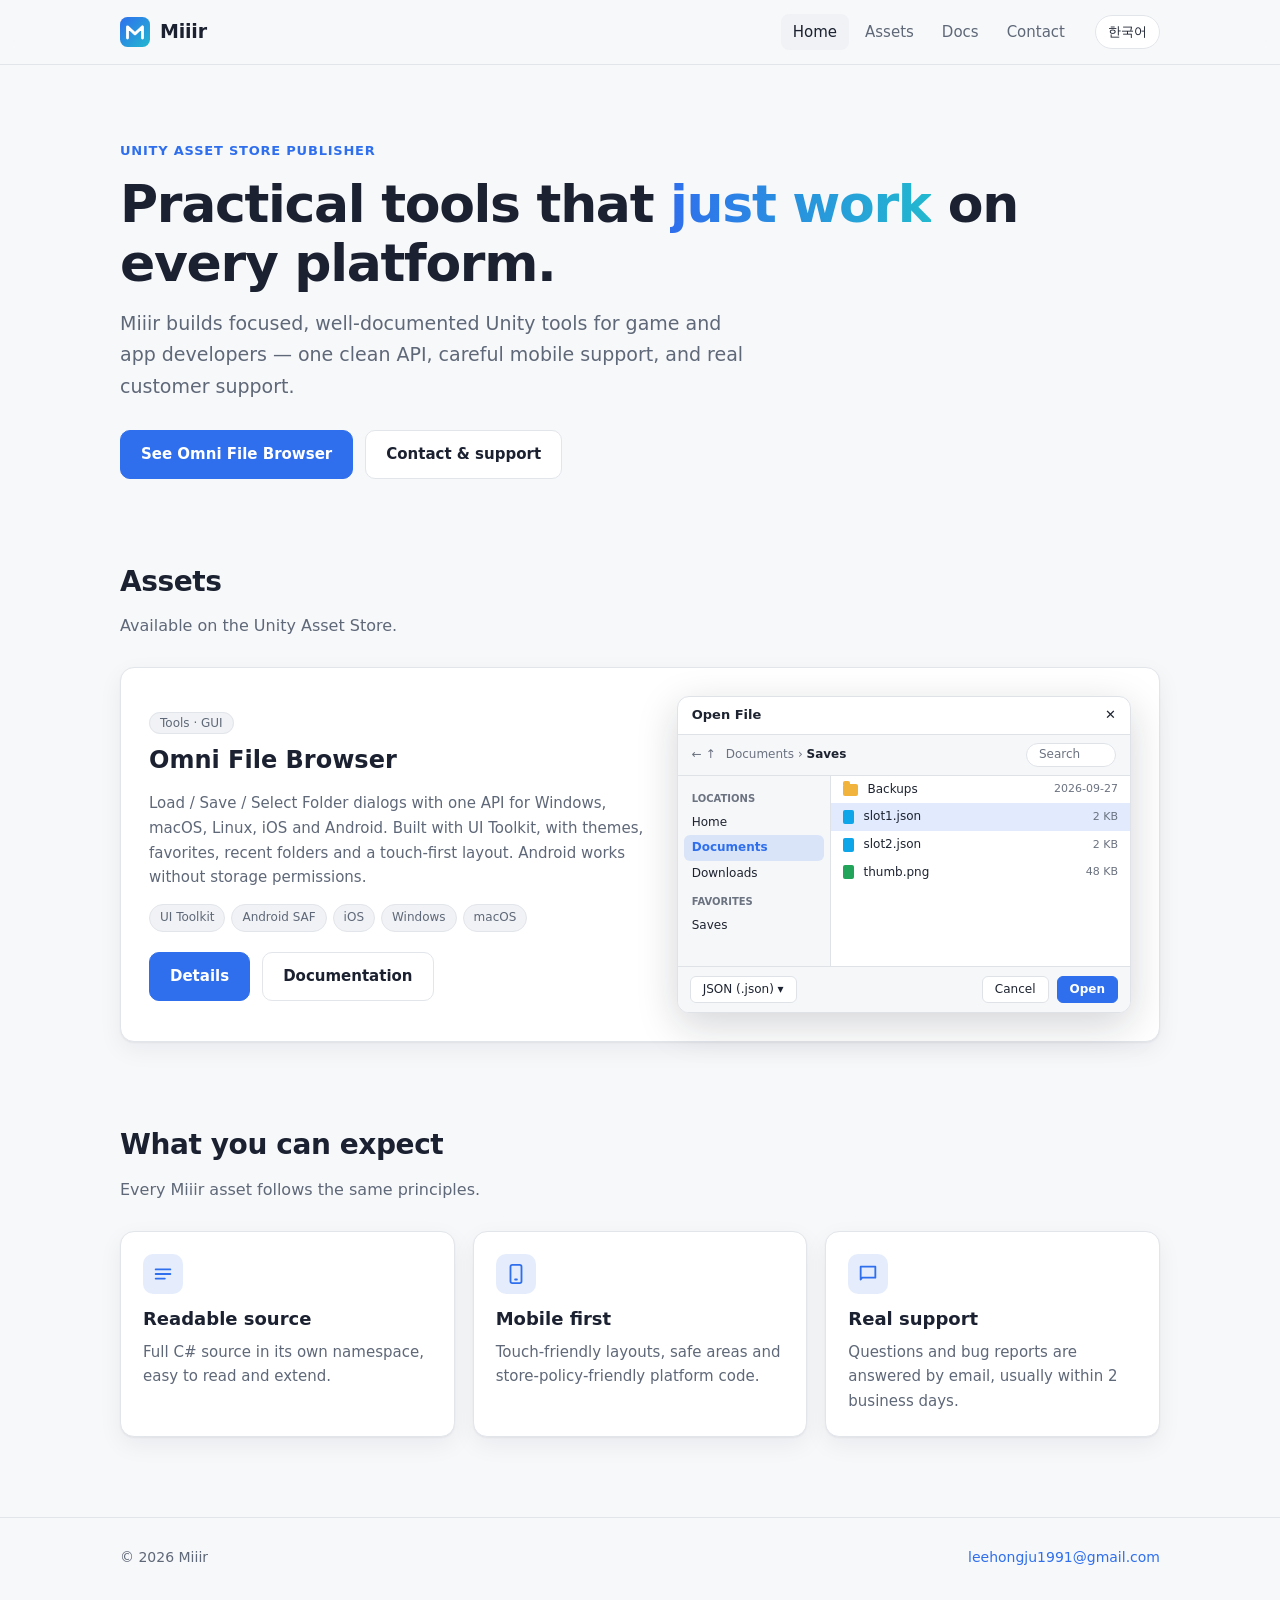
<file: index.html>
<!doctype html>
<html lang="en" data-lang="en">
<head>
  <meta charset="utf-8">
  <meta name="viewport" content="width=device-width, initial-scale=1">
  <title>Miiir — Unity tools</title>
  <meta name="description" content="Miiir makes practical tools for Unity developers. Home of Omni File Browser: cross-platform load / save / folder dialogs.">
  <link rel="icon" href="assets/logo.svg" type="image/svg+xml">
  <link rel="stylesheet" href="assets/style.css">
</head>
<body>
  <header class="site-header">
    <div class="wrap">
      <a class="brand" href="./"><img src="assets/logo.svg" alt=""> Miiir</a>
      <nav class="nav">
        <a href="./" aria-current="page"><span class="l-en">Home</span><span class="l-ko">홈</span></a>
        <a href="omni-file-browser/"><span class="l-en">Assets</span><span class="l-ko">에셋</span></a>
        <a href="omni-file-browser/docs.html"><span class="l-en">Docs</span><span class="l-ko">문서</span></a>
        <a href="contact.html"><span class="l-en">Contact</span><span class="l-ko">문의</span></a>
      </nav>
      <button class="lang-toggle" type="button">한국어</button>
    </div>
  </header>

  <main>
    <section class="hero">
      <div class="wrap">
        <span class="eyebrow"><span class="l-en">Unity Asset Store publisher</span><span class="l-ko">Unity 에셋스토어 퍼블리셔</span></span>
        <h1>
          <span class="l-en">Practical tools that <span class="gradient-text">just work</span> on every platform.</span>
          <span class="l-ko">모든 플랫폼에서 <span class="gradient-text">그냥 잘 동작하는</span> Unity 도구.</span>
        </h1>
        <p class="lead">
          <span class="l-en">Miiir builds focused, well-documented Unity tools for game and app developers — one clean API, careful mobile support, and real customer support.</span>
          <span class="l-ko">Miiir는 게임·앱 개발자를 위한 Unity 도구를 만듭니다. 깔끔한 API 하나, 꼼꼼한 모바일 지원, 그리고 실제로 답장하는 고객 지원을 지향합니다.</span>
        </p>
        <div class="btn-row">
          <a class="btn primary" href="omni-file-browser/"><span class="l-en">See Omni File Browser</span><span class="l-ko">Omni File Browser 보기</span></a>
          <a class="btn" href="contact.html"><span class="l-en">Contact &amp; support</span><span class="l-ko">문의 및 지원</span></a>
        </div>
      </div>
    </section>

    <section id="assets">
      <div class="wrap">
        <h2><span class="l-en">Assets</span><span class="l-ko">에셋</span></h2>
        <p class="sub"><span class="l-en">Available on the Unity Asset Store.</span><span class="l-ko">Unity 에셋스토어에서 만나보세요.</span></p>

        <div class="card product-card">
          <div>
            <span class="tag">Tools · GUI</span>
            <h3>Omni File Browser</h3>
            <p>
              <span class="l-en">Load / Save / Select Folder dialogs with one API for Windows, macOS, Linux, iOS and Android. Built with UI Toolkit, with themes, favorites, recent folders and a touch-first layout. Android works without storage permissions.</span>
              <span class="l-ko">Windows, macOS, Linux, iOS, Android를 하나의 API로 지원하는 불러오기 / 저장 / 폴더 선택 다이얼로그. UI Toolkit 기반이며 테마, 즐겨찾기, 최근 폴더, 터치 중심 레이아웃을 제공합니다. Android는 저장소 권한 없이 동작합니다.</span>
            </p>
            <div class="tags">
              <span class="tag">UI Toolkit</span><span class="tag">Android SAF</span><span class="tag">iOS</span><span class="tag">Windows</span><span class="tag">macOS</span>
            </div>
            <div class="btn-row">
              <a class="btn primary" href="omni-file-browser/"><span class="l-en">Details</span><span class="l-ko">자세히 보기</span></a>
              <a class="btn" href="omni-file-browser/docs.html"><span class="l-en">Documentation</span><span class="l-ko">문서</span></a>
            </div>
          </div>
          <div aria-hidden="true">
            <div class="mock">
              <div class="m-head"><span>Open File</span><span>✕</span></div>
              <div class="m-tool">← ↑ <span>Documents › <b>Saves</b></span><span class="m-search">Search</span></div>
              <div class="m-body">
                <div class="m-side">
                  <div class="sec">LOCATIONS</div>
                  <div>Home</div><div class="on">Documents</div><div>Downloads</div>
                  <div class="sec">FAVORITES</div>
                  <div>Saves</div>
                </div>
                <div class="m-list">
                  <div><i class="f"></i>Backups<span class="d">2026-09-27</span></div>
                  <div class="sel"><i class="p code"></i>slot1.json<span class="d">2 KB</span></div>
                  <div><i class="p code"></i>slot2.json<span class="d">2 KB</span></div>
                  <div><i class="p img"></i>thumb.png<span class="d">48 KB</span></div>
                </div>
              </div>
              <div class="m-foot"><span class="m-btn">JSON (.json) ▾</span><span style="flex:1"></span><span class="m-btn">Cancel</span><span class="m-btn pri">Open</span></div>
            </div>
          </div>
        </div>
      </div>
    </section>

    <section>
      <div class="wrap">
        <h2><span class="l-en">What you can expect</span><span class="l-ko">약속드리는 것</span></h2>
        <p class="sub"><span class="l-en">Every Miiir asset follows the same principles.</span><span class="l-ko">모든 Miiir 에셋은 같은 원칙으로 만듭니다.</span></p>
        <div class="grid">
          <div class="card">
            <div class="icon"><svg viewBox="0 0 24 24" fill="none" stroke="currentColor" stroke-width="2" stroke-linecap="round" stroke-linejoin="round"><path d="M4 7h16M4 12h16M4 17h10"/></svg></div>
            <h3><span class="l-en">Readable source</span><span class="l-ko">읽기 쉬운 소스</span></h3>
            <p><span class="l-en">Full C# source in its own namespace, easy to read and extend.</span><span class="l-ko">전체 C# 소스를 별도 네임스페이스로 제공해 읽고 확장하기 쉽습니다.</span></p>
          </div>
          <div class="card">
            <div class="icon"><svg viewBox="0 0 24 24" fill="none" stroke="currentColor" stroke-width="2" stroke-linecap="round" stroke-linejoin="round"><rect x="6" y="2" width="12" height="20" rx="2"/><path d="M11 18h2"/></svg></div>
            <h3><span class="l-en">Mobile first</span><span class="l-ko">모바일 우선</span></h3>
            <p><span class="l-en">Touch-friendly layouts, safe areas and store-policy-friendly platform code.</span><span class="l-ko">터치 친화 레이아웃, 세이프 에어리어, 스토어 정책을 지키는 플랫폼 코드.</span></p>
          </div>
          <div class="card">
            <div class="icon"><svg viewBox="0 0 24 24" fill="none" stroke="currentColor" stroke-width="2" stroke-linecap="round" stroke-linejoin="round"><path d="M4 4h16v12H5.5L4 18z"/></svg></div>
            <h3><span class="l-en">Real support</span><span class="l-ko">실제 지원</span></h3>
            <p><span class="l-en">Questions and bug reports are answered by email, usually within 2 business days.</span><span class="l-ko">질문과 버그 제보는 이메일로 답변하며, 보통 영업일 기준 2일 이내에 회신합니다.</span></p>
          </div>
        </div>
      </div>
    </section>
  </main>

  <footer class="site-footer">
    <div class="wrap">
      <span>© <span id="year">2026</span> Miiir</span>
      <span><a href="contact.html">leehongju1991@gmail.com</a></span>
    </div>
  </footer>
  <script src="assets/site.js"></script>
</body>
</html>
</file>
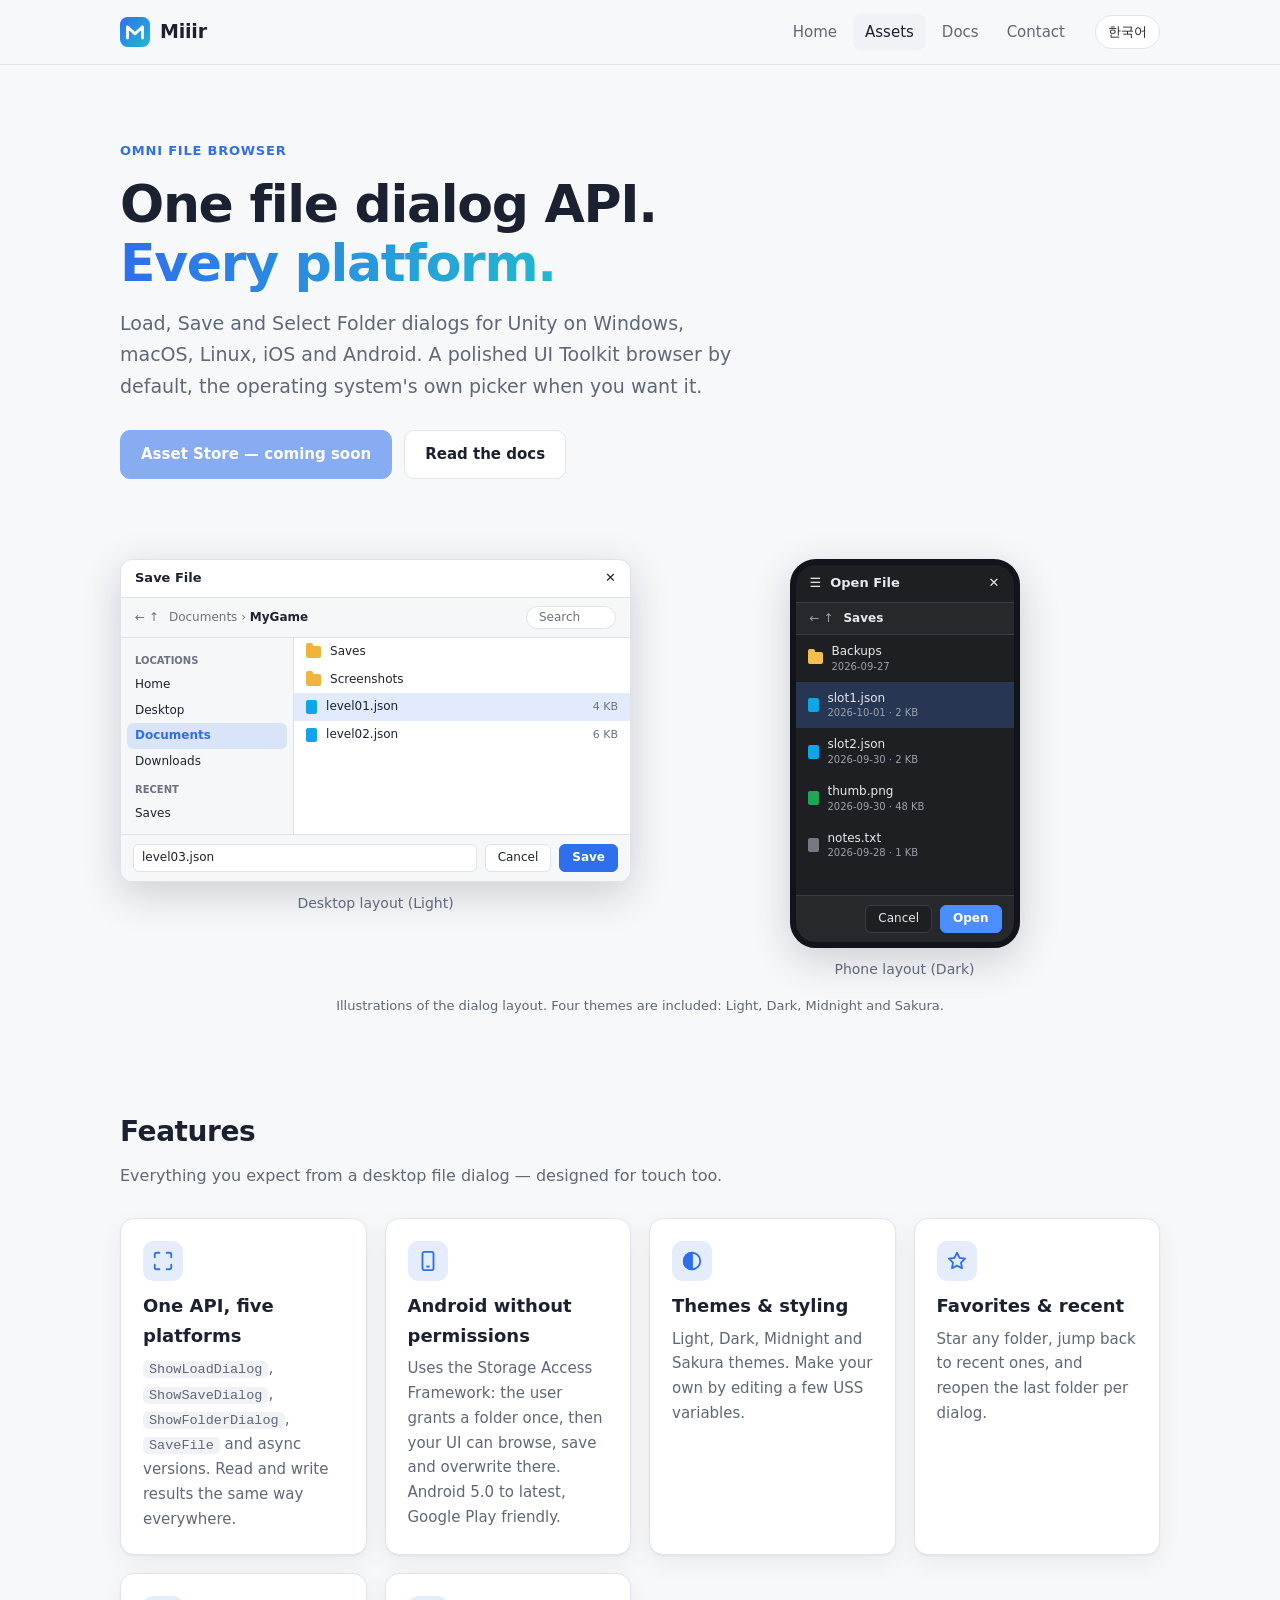
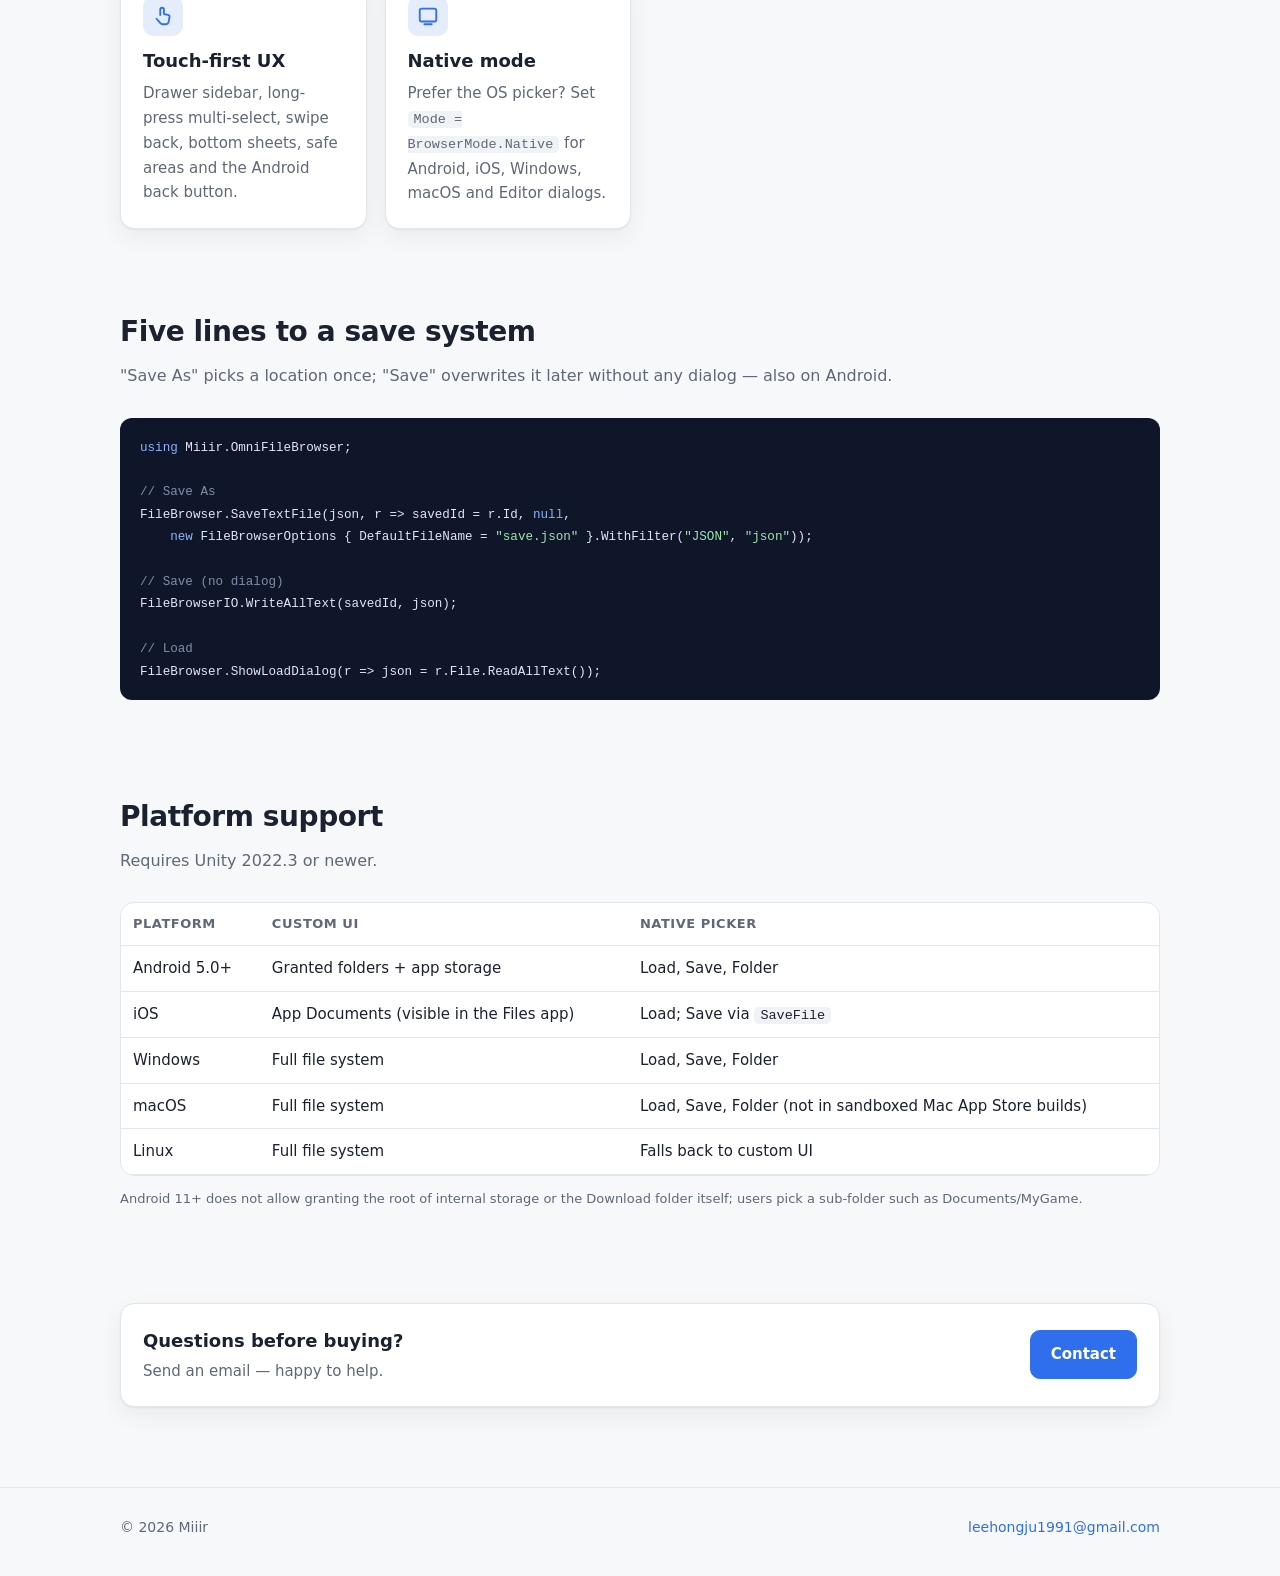
<file: omni-file-browser/index.html>
<!doctype html>
<html lang="en" data-lang="en">
<head>
  <meta charset="utf-8">
  <meta name="viewport" content="width=device-width, initial-scale=1">
  <title>Omni File Browser — Miiir</title>
  <meta name="description" content="Cross-platform Load / Save / Folder dialogs for Unity. One API for Windows, macOS, Linux, iOS and Android, built with UI Toolkit.">
  <link rel="icon" href="../assets/logo.svg" type="image/svg+xml">
  <link rel="stylesheet" href="../assets/style.css">
</head>
<body>
  <header class="site-header">
    <div class="wrap">
      <a class="brand" href="../"><img src="../assets/logo.svg" alt=""> Miiir</a>
      <nav class="nav">
        <a href="../"><span class="l-en">Home</span><span class="l-ko">홈</span></a>
        <a href="./" aria-current="page"><span class="l-en">Assets</span><span class="l-ko">에셋</span></a>
        <a href="docs.html"><span class="l-en">Docs</span><span class="l-ko">문서</span></a>
        <a href="../contact.html"><span class="l-en">Contact</span><span class="l-ko">문의</span></a>
      </nav>
      <button class="lang-toggle" type="button">한국어</button>
    </div>
  </header>

  <main>
    <section class="hero">
      <div class="wrap">
        <span class="eyebrow">Omni File Browser</span>
        <h1>
          <span class="l-en">One file dialog API.<br><span class="gradient-text">Every platform.</span></span>
          <span class="l-ko">파일 다이얼로그 API 하나로<br><span class="gradient-text">모든 플랫폼을.</span></span>
        </h1>
        <p class="lead">
          <span class="l-en">Load, Save and Select Folder dialogs for Unity on Windows, macOS, Linux, iOS and Android. A polished UI Toolkit browser by default, the operating system's own picker when you want it.</span>
          <span class="l-ko">Windows, macOS, Linux, iOS, Android에서 쓰는 Unity용 불러오기 · 저장 · 폴더 선택 다이얼로그. 기본은 완성도 높은 UI Toolkit 브라우저, 원하면 OS 기본 선택기도 사용할 수 있습니다.</span>
        </p>
        <div class="btn-row">
          <!-- TODO: replace with your Asset Store URL after approval -->
          <a class="btn primary disabled" href="#" aria-disabled="true"><span class="l-en">Asset Store — coming soon</span><span class="l-ko">에셋스토어 — 출시 예정</span></a>
          <a class="btn" href="docs.html"><span class="l-en">Read the docs</span><span class="l-ko">문서 보기</span></a>
        </div>
      </div>
    </section>

    <section>
      <div class="wrap">
        <div class="theme-strip">
          <figure>
            <div class="mock" aria-hidden="true">
              <div class="m-head"><span>Save File</span><span>✕</span></div>
              <div class="m-tool">← ↑ <span>Documents › <b>MyGame</b></span><span class="m-search">Search</span></div>
              <div class="m-body">
                <div class="m-side">
                  <div class="sec">LOCATIONS</div>
                  <div>Home</div><div>Desktop</div><div class="on">Documents</div><div>Downloads</div>
                  <div class="sec">RECENT</div><div>Saves</div>
                </div>
                <div class="m-list">
                  <div><i class="f"></i>Saves</div>
                  <div><i class="f"></i>Screenshots</div>
                  <div class="sel"><i class="p code"></i>level01.json<span class="d">4 KB</span></div>
                  <div><i class="p code"></i>level02.json<span class="d">6 KB</span></div>
                </div>
              </div>
              <div class="m-foot"><span class="m-input">level03.json</span><span class="m-btn">Cancel</span><span class="m-btn pri">Save</span></div>
            </div>
            <figcaption><span class="l-en">Desktop layout (Light)</span><span class="l-ko">데스크톱 레이아웃 (Light)</span></figcaption>
          </figure>
          <figure>
            <div class="mock dark phone" aria-hidden="true" style="margin:0 auto">
              <div class="m-head"><span>☰ &nbsp;Open File</span><span>✕</span></div>
              <div class="m-tool">← ↑ <b>Saves</b></div>
              <div class="m-body">
                <div class="m-list">
                  <div><i class="f"></i><span>Backups<small>2026-09-27</small></span></div>
                  <div class="sel"><i class="p code"></i><span>slot1.json<small>2026-10-01 · 2 KB</small></span></div>
                  <div><i class="p code"></i><span>slot2.json<small>2026-09-30 · 2 KB</small></span></div>
                  <div><i class="p img"></i><span>thumb.png<small>2026-09-30 · 48 KB</small></span></div>
                  <div><i class="p"></i><span>notes.txt<small>2026-09-28 · 1 KB</small></span></div>
                </div>
              </div>
              <div class="m-foot"><span style="flex:1"></span><span class="m-btn">Cancel</span><span class="m-btn pri">Open</span></div>
            </div>
            <figcaption><span class="l-en">Phone layout (Dark)</span><span class="l-ko">휴대폰 레이아웃 (Dark)</span></figcaption>
          </figure>
        </div>
        <p class="note" style="text-align:center;margin-top:14px">
          <span class="l-en">Illustrations of the dialog layout. Four themes are included: Light, Dark, Midnight and Sakura.</span>
          <span class="l-ko">다이얼로그 레이아웃 예시입니다. Light, Dark, Midnight, Sakura 4가지 테마가 포함되어 있습니다.</span>
        </p>
      </div>
    </section>

    <section>
      <div class="wrap">
        <h2><span class="l-en">Features</span><span class="l-ko">기능</span></h2>
        <p class="sub"><span class="l-en">Everything you expect from a desktop file dialog — designed for touch too.</span><span class="l-ko">데스크톱 파일 다이얼로그에 기대하는 모든 것을 터치 환경까지 고려해 담았습니다.</span></p>
        <div class="grid">
          <div class="card">
            <div class="icon"><svg viewBox="0 0 24 24" fill="none" stroke="currentColor" stroke-width="2" stroke-linecap="round" stroke-linejoin="round"><path d="M8 3H5a2 2 0 0 0-2 2v3M16 3h3a2 2 0 0 1 2 2v3M8 21H5a2 2 0 0 1-2-2v-3M16 21h3a2 2 0 0 0 2-2v-3"/></svg></div>
            <h3><span class="l-en">One API, five platforms</span><span class="l-ko">API 하나, 플랫폼 다섯</span></h3>
            <p><span class="l-en"><code>ShowLoadDialog</code>, <code>ShowSaveDialog</code>, <code>ShowFolderDialog</code>, <code>SaveFile</code> and async versions. Read and write results the same way everywhere.</span><span class="l-ko"><code>ShowLoadDialog</code>, <code>ShowSaveDialog</code>, <code>ShowFolderDialog</code>, <code>SaveFile</code>과 async 버전. 결과 읽기·쓰기 방식도 모든 플랫폼에서 같습니다.</span></p>
          </div>
          <div class="card">
            <div class="icon"><svg viewBox="0 0 24 24" fill="none" stroke="currentColor" stroke-width="2" stroke-linecap="round" stroke-linejoin="round"><rect x="6" y="2" width="12" height="20" rx="2"/><path d="M11 18h2"/></svg></div>
            <h3><span class="l-en">Android without permissions</span><span class="l-ko">권한 없는 Android</span></h3>
            <p><span class="l-en">Uses the Storage Access Framework: the user grants a folder once, then your UI can browse, save and overwrite there. Android 5.0 to latest, Google Play friendly.</span><span class="l-ko">Storage Access Framework 사용: 사용자가 폴더를 한 번 허용하면 그 안에서 탐색·저장·덮어쓰기가 가능합니다. Android 5.0~최신, Google Play 정책 친화적.</span></p>
          </div>
          <div class="card">
            <div class="icon"><svg viewBox="0 0 24 24" fill="none" stroke="currentColor" stroke-width="2" stroke-linecap="round" stroke-linejoin="round"><circle cx="12" cy="12" r="9"/><path d="M12 3a9 9 0 0 0 0 18z" fill="currentColor"/></svg></div>
            <h3><span class="l-en">Themes &amp; styling</span><span class="l-ko">테마와 스타일</span></h3>
            <p><span class="l-en">Light, Dark, Midnight and Sakura themes. Make your own by editing a few USS variables.</span><span class="l-ko">Light, Dark, Midnight, Sakura 테마 제공. USS 변수 몇 개만 바꾸면 나만의 테마를 만들 수 있습니다.</span></p>
          </div>
          <div class="card">
            <div class="icon"><svg viewBox="0 0 24 24" fill="none" stroke="currentColor" stroke-width="2" stroke-linecap="round" stroke-linejoin="round"><path d="m12 3 2.7 5.6 6.1.9-4.4 4.3 1 6.1L12 17l-5.4 2.9 1-6.1L3.2 9.5l6.1-.9z"/></svg></div>
            <h3><span class="l-en">Favorites &amp; recent</span><span class="l-ko">즐겨찾기 · 최근 폴더</span></h3>
            <p><span class="l-en">Star any folder, jump back to recent ones, and reopen the last folder per dialog.</span><span class="l-ko">폴더 즐겨찾기, 최근 폴더 바로가기, 다이얼로그별 마지막 폴더 기억.</span></p>
          </div>
          <div class="card">
            <div class="icon"><svg viewBox="0 0 24 24" fill="none" stroke="currentColor" stroke-width="2" stroke-linecap="round" stroke-linejoin="round"><path d="M9 11V5a2 2 0 1 1 4 0v5l4.5.8a2 2 0 0 1 1.6 2.3L18 19a3 3 0 0 1-3 2h-3.5a3 3 0 0 1-2.4-1.2L5 15"/></svg></div>
            <h3><span class="l-en">Touch-first UX</span><span class="l-ko">터치 중심 UX</span></h3>
            <p><span class="l-en">Drawer sidebar, long-press multi-select, swipe back, bottom sheets, safe areas and the Android back button.</span><span class="l-ko">드로어 사이드바, 길게 눌러 다중 선택, 스와이프로 뒤로 가기, 바텀 시트, 세이프 에어리어, Android 뒤로 가기 버튼.</span></p>
          </div>
          <div class="card">
            <div class="icon"><svg viewBox="0 0 24 24" fill="none" stroke="currentColor" stroke-width="2" stroke-linecap="round" stroke-linejoin="round"><rect x="3" y="4" width="18" height="14" rx="2"/><path d="M8 21h8"/></svg></div>
            <h3><span class="l-en">Native mode</span><span class="l-ko">네이티브 모드</span></h3>
            <p><span class="l-en">Prefer the OS picker? Set <code>Mode = BrowserMode.Native</code> for Android, iOS, Windows, macOS and Editor dialogs.</span><span class="l-ko">OS 기본 선택기가 좋다면 <code>Mode = BrowserMode.Native</code> 한 줄로 Android, iOS, Windows, macOS, 에디터 다이얼로그를 사용합니다.</span></p>
          </div>
        </div>
      </div>
    </section>

    <section>
      <div class="wrap">
        <h2><span class="l-en">Five lines to a save system</span><span class="l-ko">다섯 줄로 만드는 저장 기능</span></h2>
        <p class="sub"><span class="l-en">"Save As" picks a location once; "Save" overwrites it later without any dialog — also on Android.</span><span class="l-ko">"다른 이름으로 저장"으로 위치를 한 번 고르면, "저장"은 다이얼로그 없이 덮어씁니다. Android에서도요.</span></p>
<pre><code><span class="k">using</span> Miiir.OmniFileBrowser;

<span class="c">// Save As</span>
FileBrowser.SaveTextFile(json, r =&gt; savedId = r.Id, <span class="k">null</span>,
    <span class="k">new</span> FileBrowserOptions { DefaultFileName = <span class="s">"save.json"</span> }.WithFilter(<span class="s">"JSON"</span>, <span class="s">"json"</span>));

<span class="c">// Save (no dialog)</span>
FileBrowserIO.WriteAllText(savedId, json);

<span class="c">// Load</span>
FileBrowser.ShowLoadDialog(r =&gt; json = r.File.ReadAllText());</code></pre>
      </div>
    </section>

    <section>
      <div class="wrap">
        <h2><span class="l-en">Platform support</span><span class="l-ko">플랫폼 지원</span></h2>
        <p class="sub"><span class="l-en">Requires Unity 2022.3 or newer.</span><span class="l-ko">Unity 2022.3 이상이 필요합니다.</span></p>
        <div class="table-wrap">
          <table>
            <thead>
              <tr><th><span class="l-en">Platform</span><span class="l-ko">플랫폼</span></th><th><span class="l-en">Custom UI</span><span class="l-ko">커스텀 UI</span></th><th><span class="l-en">Native picker</span><span class="l-ko">네이티브 선택기</span></th></tr>
            </thead>
            <tbody>
              <tr><td>Android 5.0+</td><td><span class="l-en">Granted folders + app storage</span><span class="l-ko">허용한 폴더 + 앱 저장소</span></td><td><span class="l-en">Load, Save, Folder</span><span class="l-ko">불러오기, 저장, 폴더</span></td></tr>
              <tr><td>iOS</td><td><span class="l-en">App Documents (visible in the Files app)</span><span class="l-ko">앱 Documents 폴더 (파일 앱에서 보임)</span></td><td><span class="l-en">Load; Save via <code>SaveFile</code></span><span class="l-ko">불러오기; 저장은 <code>SaveFile</code>로</span></td></tr>
              <tr><td>Windows</td><td><span class="l-en">Full file system</span><span class="l-ko">전체 파일 시스템</span></td><td><span class="l-en">Load, Save, Folder</span><span class="l-ko">불러오기, 저장, 폴더</span></td></tr>
              <tr><td>macOS</td><td><span class="l-en">Full file system</span><span class="l-ko">전체 파일 시스템</span></td><td><span class="l-en">Load, Save, Folder (not in sandboxed Mac App Store builds)</span><span class="l-ko">불러오기, 저장, 폴더 (Mac App Store 샌드박스 빌드 제외)</span></td></tr>
              <tr><td>Linux</td><td><span class="l-en">Full file system</span><span class="l-ko">전체 파일 시스템</span></td><td><span class="l-en">Falls back to custom UI</span><span class="l-ko">커스텀 UI로 대체</span></td></tr>
            </tbody>
          </table>
        </div>
        <p class="note" style="margin-top:12px">
          <span class="l-en">Android 11+ does not allow granting the root of internal storage or the Download folder itself; users pick a sub-folder such as Documents/MyGame.</span>
          <span class="l-ko">Android 11 이상에서는 내부 저장소 최상위나 Download 폴더 자체는 허용할 수 없으며, Documents/MyGame 같은 하위 폴더를 선택해야 합니다.</span>
        </p>
      </div>
    </section>

    <section>
      <div class="wrap">
        <div class="card" style="display:flex;gap:20px;align-items:center;justify-content:space-between;flex-wrap:wrap">
          <div>
            <h3 style="margin:0 0 4px"><span class="l-en">Questions before buying?</span><span class="l-ko">구매 전 궁금한 점이 있으신가요?</span></h3>
            <p><span class="l-en">Send an email — happy to help.</span><span class="l-ko">이메일로 편하게 문의해 주세요.</span></p>
          </div>
          <a class="btn primary" href="../contact.html"><span class="l-en">Contact</span><span class="l-ko">문의하기</span></a>
        </div>
      </div>
    </section>
  </main>

  <footer class="site-footer">
    <div class="wrap">
      <span>© <span id="year">2026</span> Miiir</span>
      <span><a href="../contact.html">leehongju1991@gmail.com</a></span>
    </div>
  </footer>
  <script src="../assets/site.js"></script>
</body>
</html>
</file>
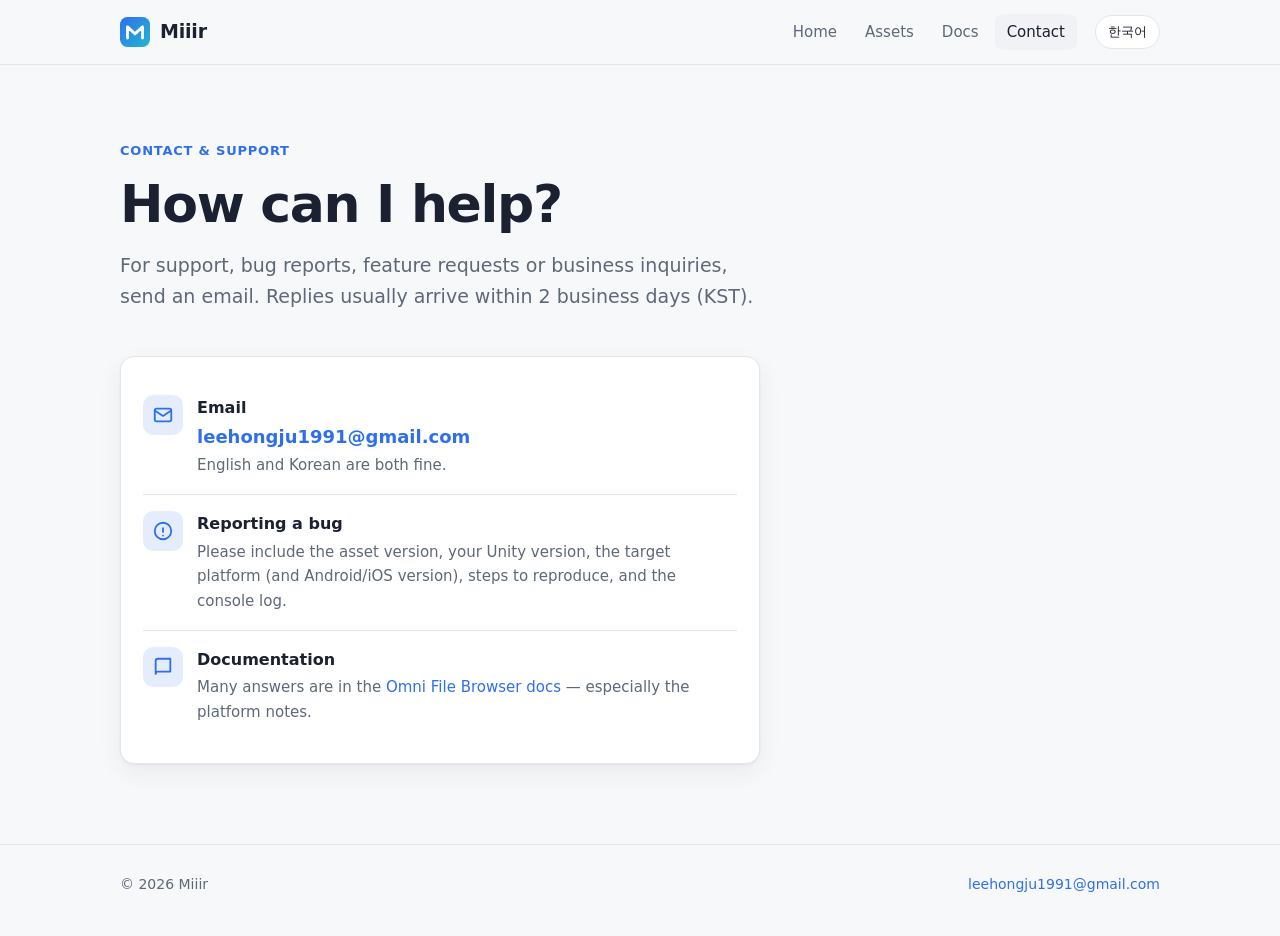
<file: contact.html>
<!doctype html>
<html lang="en" data-lang="en">
<head>
  <meta charset="utf-8">
  <meta name="viewport" content="width=device-width, initial-scale=1">
  <title>Contact &amp; Support — Miiir</title>
  <meta name="description" content="Contact Miiir for support, bug reports and questions about Omni File Browser.">
  <link rel="icon" href="assets/logo.svg" type="image/svg+xml">
  <link rel="stylesheet" href="assets/style.css">
</head>
<body>
  <header class="site-header">
    <div class="wrap">
      <a class="brand" href="./"><img src="assets/logo.svg" alt=""> Miiir</a>
      <nav class="nav">
        <a href="./"><span class="l-en">Home</span><span class="l-ko">홈</span></a>
        <a href="omni-file-browser/"><span class="l-en">Assets</span><span class="l-ko">에셋</span></a>
        <a href="omni-file-browser/docs.html"><span class="l-en">Docs</span><span class="l-ko">문서</span></a>
        <a href="contact.html" aria-current="page"><span class="l-en">Contact</span><span class="l-ko">문의</span></a>
      </nav>
      <button class="lang-toggle" type="button">한국어</button>
    </div>
  </header>

  <main>
    <section class="hero" style="padding-bottom:16px">
      <div class="wrap">
        <span class="eyebrow"><span class="l-en">Contact &amp; Support</span><span class="l-ko">문의 및 지원</span></span>
        <h1><span class="l-en">How can I help?</span><span class="l-ko">무엇을 도와드릴까요?</span></h1>
        <p class="lead">
          <span class="l-en">For support, bug reports, feature requests or business inquiries, send an email. Replies usually arrive within 2 business days (KST).</span>
          <span class="l-ko">기술 지원, 버그 제보, 기능 요청, 비즈니스 문의는 이메일로 보내주세요. 보통 영업일 기준 2일 이내(한국 시간)에 답변드립니다.</span>
        </p>
      </div>
    </section>

    <section style="padding-top:0">
      <div class="wrap">
        <div class="card contact-card">
          <div class="contact-row">
            <div class="icon"><svg viewBox="0 0 24 24" width="22" height="22" fill="none" stroke="currentColor" stroke-width="2" stroke-linecap="round" stroke-linejoin="round"><rect x="3" y="5" width="18" height="14" rx="2"/><path d="m3 7 9 6 9-6"/></svg></div>
            <div>
              <strong><span class="l-en">Email</span><span class="l-ko">이메일</span></strong>
              <a class="email" href="mailto:leehongju1991@gmail.com">leehongju1991@gmail.com</a>
              <p><span class="l-en">English and Korean are both fine.</span><span class="l-ko">한국어, 영어 모두 가능합니다.</span></p>
            </div>
          </div>
          <div class="contact-row">
            <div class="icon"><svg viewBox="0 0 24 24" width="22" height="22" fill="none" stroke="currentColor" stroke-width="2" stroke-linecap="round" stroke-linejoin="round"><path d="M12 9v4M12 17h.01"/><circle cx="12" cy="12" r="9"/></svg></div>
            <div>
              <strong><span class="l-en">Reporting a bug</span><span class="l-ko">버그 제보 시</span></strong>
              <p><span class="l-en">Please include the asset version, your Unity version, the target platform (and Android/iOS version), steps to reproduce, and the console log.</span><span class="l-ko">에셋 버전, Unity 버전, 대상 플랫폼(Android/iOS 버전 포함), 재현 방법, 콘솔 로그를 함께 보내주세요.</span></p>
            </div>
          </div>
          <div class="contact-row">
            <div class="icon"><svg viewBox="0 0 24 24" width="22" height="22" fill="none" stroke="currentColor" stroke-width="2" stroke-linecap="round" stroke-linejoin="round"><path d="M4 19.5A2.5 2.5 0 0 1 6.5 17H20V3H6.5A2.5 2.5 0 0 0 4 5.5z"/></svg></div>
            <div>
              <strong><span class="l-en">Documentation</span><span class="l-ko">문서</span></strong>
              <p><span class="l-en">Many answers are in the <a href="omni-file-browser/docs.html">Omni File Browser docs</a> — especially the platform notes.</span><span class="l-ko">많은 답이 <a href="omni-file-browser/docs.html">Omni File Browser 문서</a>에 있습니다. 특히 플랫폼별 참고 사항을 확인해 주세요.</span></p>
            </div>
          </div>
        </div>
      </div>
    </section>
  </main>

  <footer class="site-footer">
    <div class="wrap">
      <span>© <span id="year">2026</span> Miiir</span>
      <span><a href="contact.html">leehongju1991@gmail.com</a></span>
    </div>
  </footer>
  <script src="assets/site.js"></script>
</body>
</html>
</file>
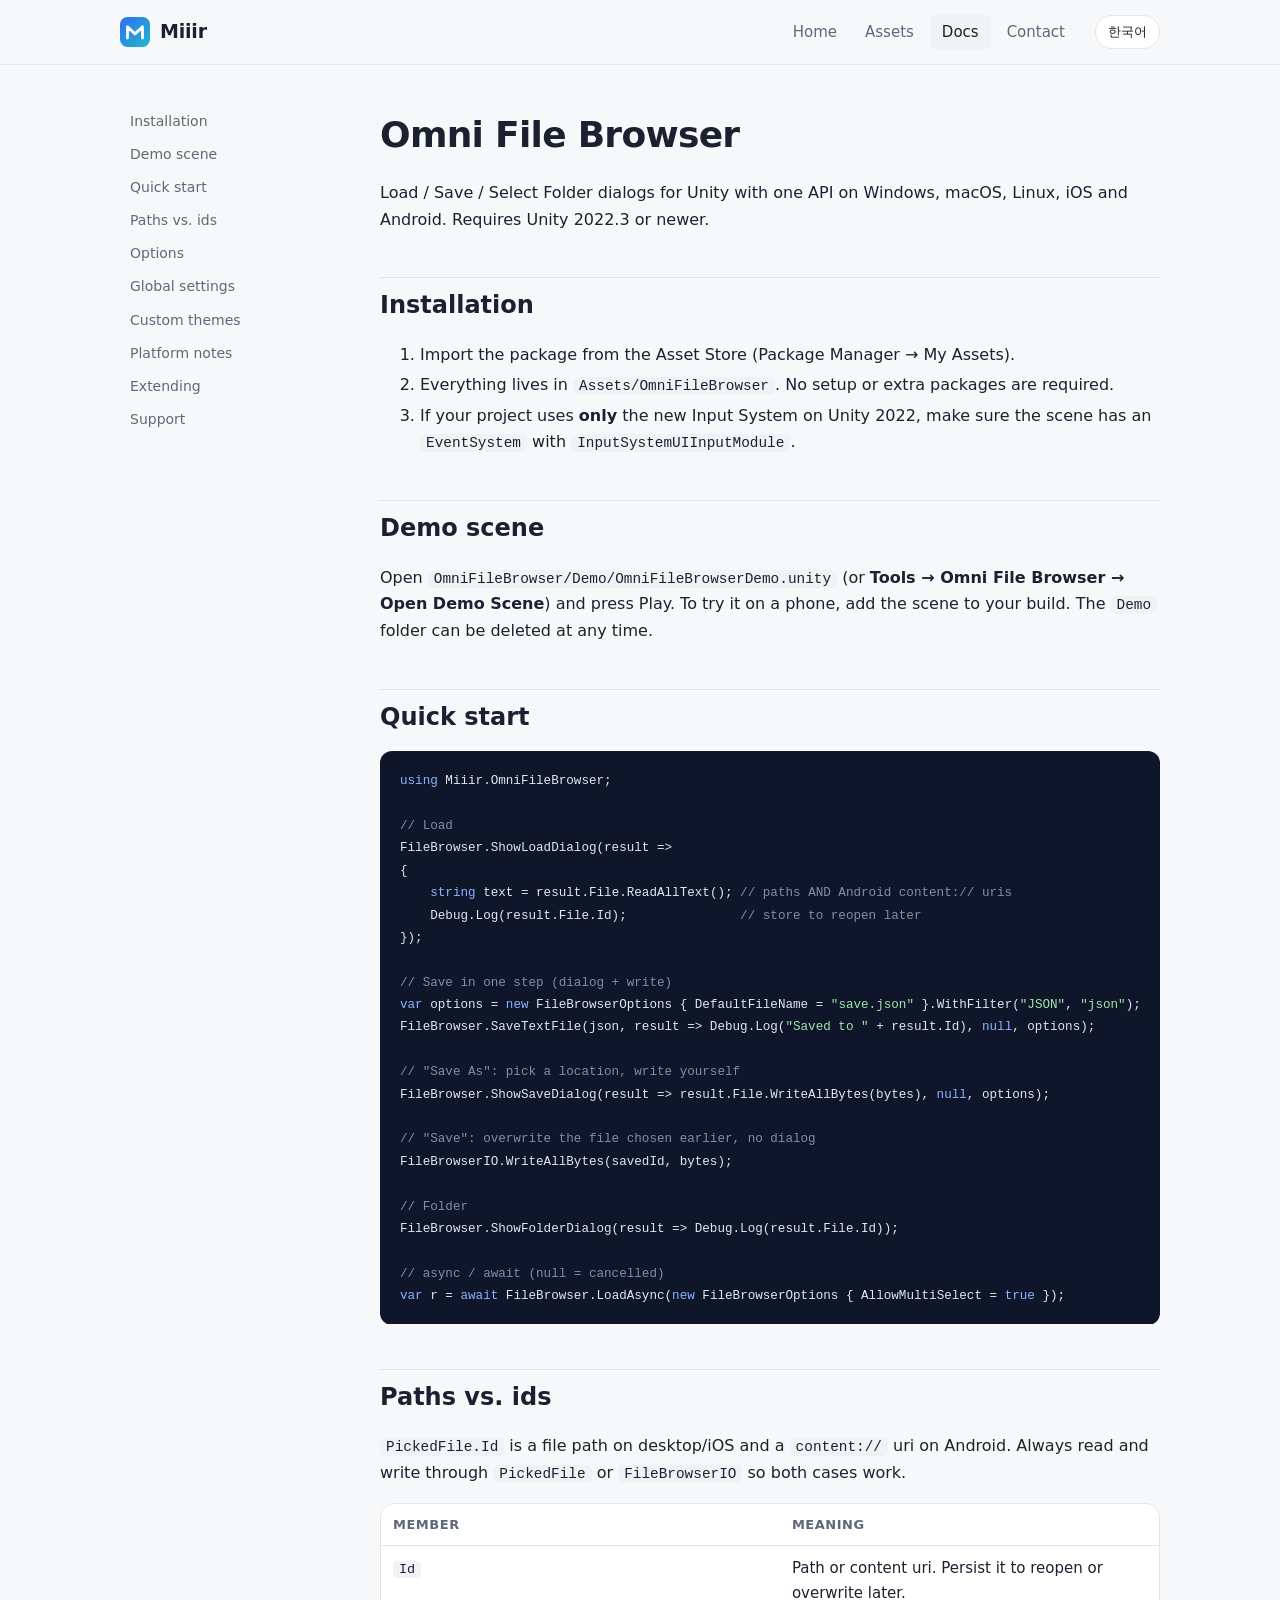
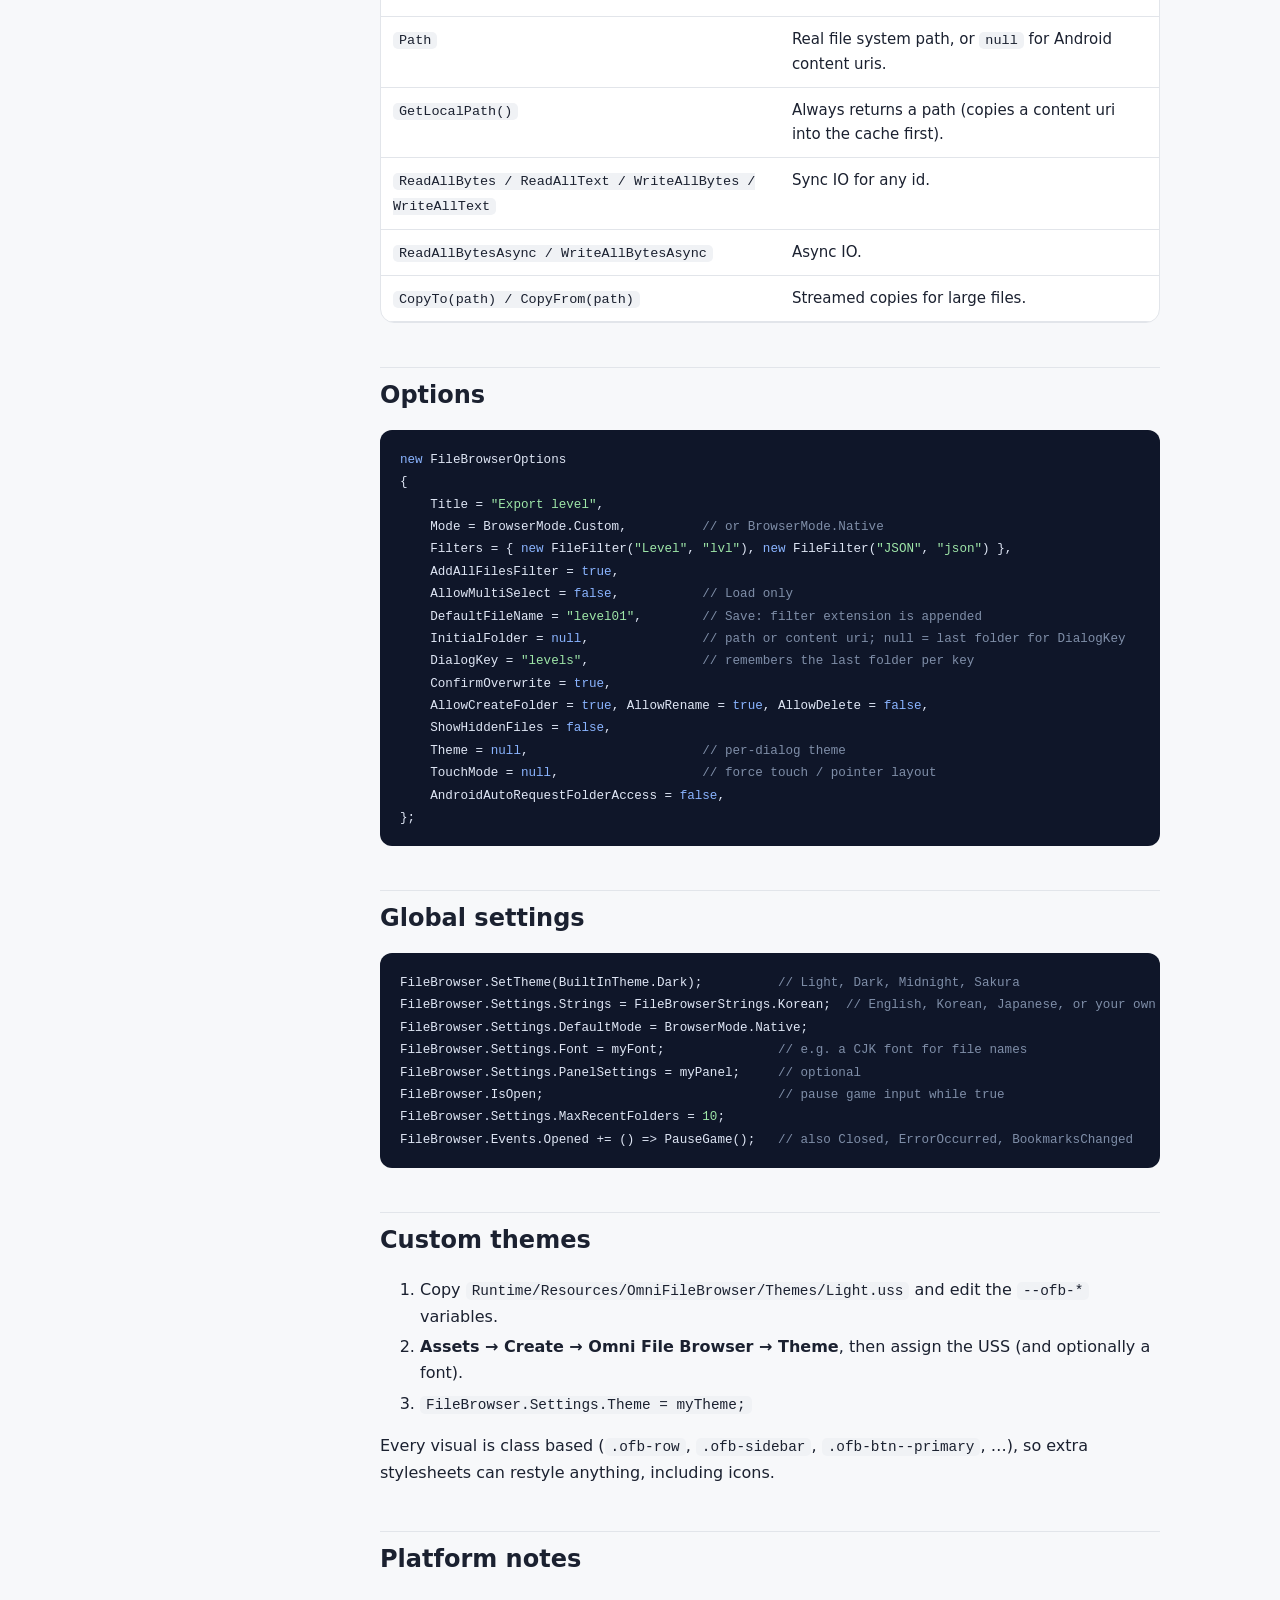
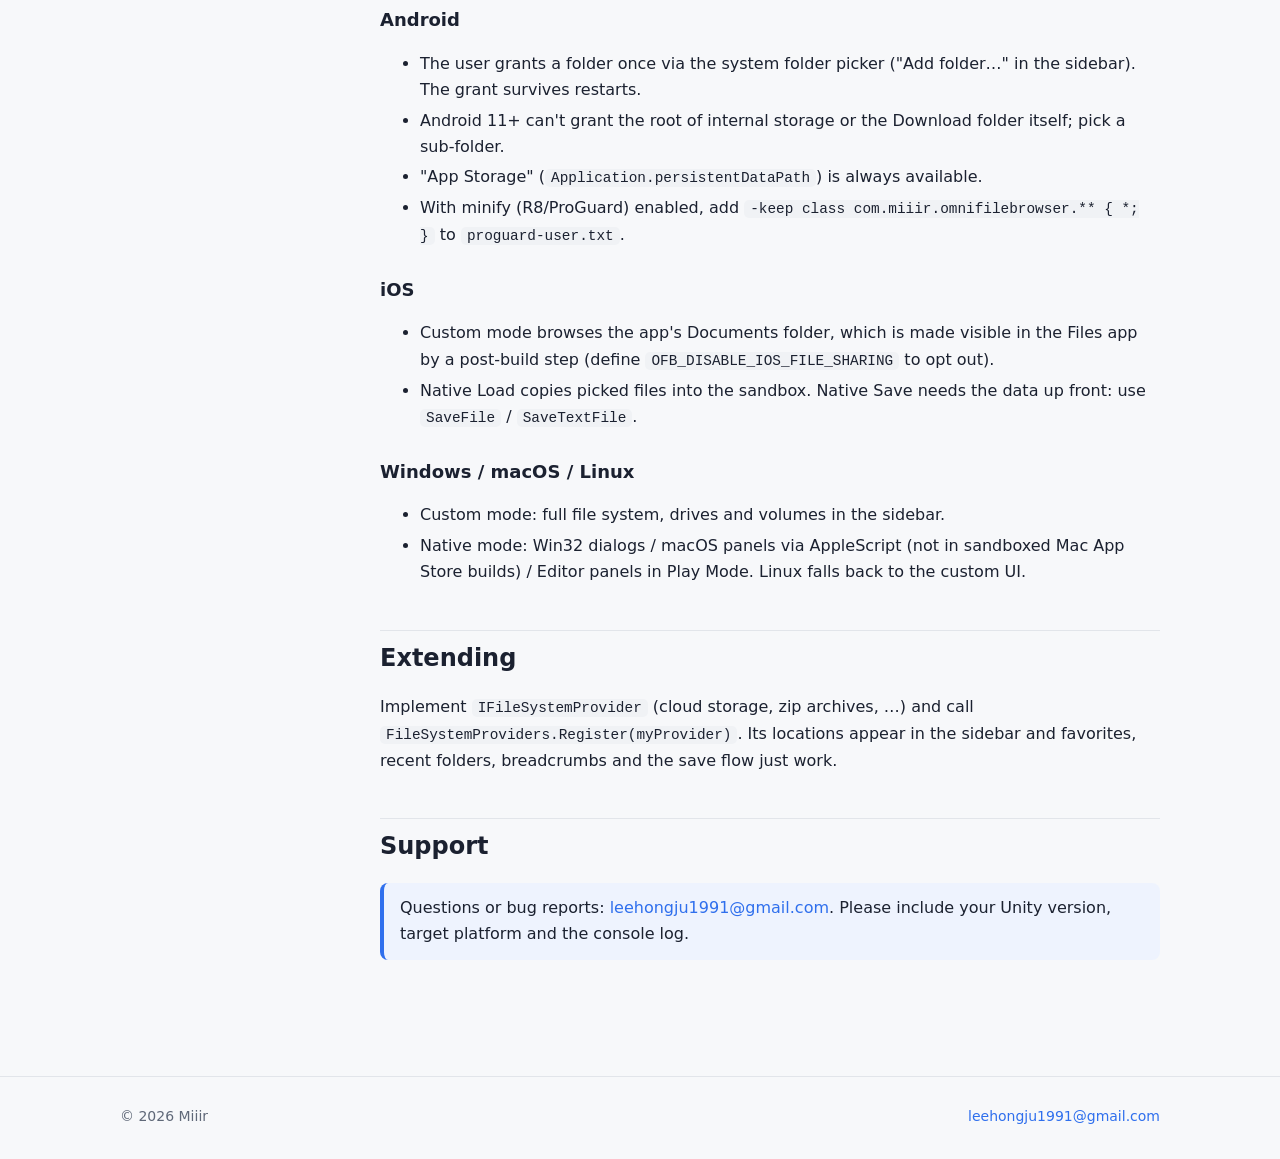
<file: omni-file-browser/docs.html>
<!doctype html>
<html lang="en" data-lang="en">
<head>
  <meta charset="utf-8">
  <meta name="viewport" content="width=device-width, initial-scale=1">
  <title>Omni File Browser Documentation — Miiir</title>
  <meta name="description" content="Documentation for Omni File Browser: quick start, options, themes, platform notes and extending.">
  <link rel="icon" href="../assets/logo.svg" type="image/svg+xml">
  <link rel="stylesheet" href="../assets/style.css">
</head>
<body>
  <header class="site-header">
    <div class="wrap">
      <a class="brand" href="../"><img src="../assets/logo.svg" alt=""> Miiir</a>
      <nav class="nav">
        <a href="../"><span class="l-en">Home</span><span class="l-ko">홈</span></a>
        <a href="./"><span class="l-en">Assets</span><span class="l-ko">에셋</span></a>
        <a href="docs.html" aria-current="page"><span class="l-en">Docs</span><span class="l-ko">문서</span></a>
        <a href="../contact.html"><span class="l-en">Contact</span><span class="l-ko">문의</span></a>
      </nav>
      <button class="lang-toggle" type="button">한국어</button>
    </div>
  </header>

  <main class="wrap docs">
    <nav aria-label="Contents">
      <a href="#install"><span class="l-en">Installation</span><span class="l-ko">설치</span></a>
      <a href="#demo"><span class="l-en">Demo scene</span><span class="l-ko">데모 씬</span></a>
      <a href="#quick-start"><span class="l-en">Quick start</span><span class="l-ko">빠른 시작</span></a>
      <a href="#ids"><span class="l-en">Paths vs. ids</span><span class="l-ko">경로와 Id</span></a>
      <a href="#options"><span class="l-en">Options</span><span class="l-ko">옵션</span></a>
      <a href="#global"><span class="l-en">Global settings</span><span class="l-ko">전역 설정</span></a>
      <a href="#themes"><span class="l-en">Custom themes</span><span class="l-ko">커스텀 테마</span></a>
      <a href="#platforms"><span class="l-en">Platform notes</span><span class="l-ko">플랫폼별 참고</span></a>
      <a href="#extending"><span class="l-en">Extending</span><span class="l-ko">확장</span></a>
      <a href="#support"><span class="l-en">Support</span><span class="l-ko">지원</span></a>
    </nav>

    <article>
      <h1>Omni File Browser</h1>
      <p class="sub">
        <span class="l-en">Load / Save / Select Folder dialogs for Unity with one API on Windows, macOS, Linux, iOS and Android. Requires Unity 2022.3 or newer.</span>
        <span class="l-ko">Windows, macOS, Linux, iOS, Android에서 하나의 API로 동작하는 Unity용 불러오기 / 저장 / 폴더 선택 다이얼로그. Unity 2022.3 이상이 필요합니다.</span>
      </p>

      <h2 id="install"><span class="l-en">Installation</span><span class="l-ko">설치</span></h2>
      <ol>
        <li><span class="l-en">Import the package from the Asset Store (Package Manager → My Assets).</span><span class="l-ko">에셋스토어에서 패키지를 Import 합니다 (Package Manager → My Assets).</span></li>
        <li><span class="l-en">Everything lives in <code>Assets/OmniFileBrowser</code>. No setup or extra packages are required.</span><span class="l-ko">모든 파일은 <code>Assets/OmniFileBrowser</code> 안에 있습니다. 별도 설정이나 추가 패키지가 필요 없습니다.</span></li>
        <li><span class="l-en">If your project uses <strong>only</strong> the new Input System on Unity 2022, make sure the scene has an <code>EventSystem</code> with <code>InputSystemUIInputModule</code>.</span><span class="l-ko">Unity 2022에서 새 Input System<strong>만</strong> 사용한다면 씬에 <code>InputSystemUIInputModule</code>이 있는 <code>EventSystem</code>이 있어야 합니다.</span></li>
      </ol>

      <h2 id="demo"><span class="l-en">Demo scene</span><span class="l-ko">데모 씬</span></h2>
      <p>
        <span class="l-en">Open <code>OmniFileBrowser/Demo/OmniFileBrowserDemo.unity</code> (or <strong>Tools → Omni File Browser → Open Demo Scene</strong>) and press Play. To try it on a phone, add the scene to your build. The <code>Demo</code> folder can be deleted at any time.</span>
        <span class="l-ko"><code>OmniFileBrowser/Demo/OmniFileBrowserDemo.unity</code>를 열고(또는 <strong>Tools → Omni File Browser → Open Demo Scene</strong>) Play를 누르세요. 휴대폰에서 테스트하려면 이 씬을 빌드에 추가하세요. <code>Demo</code> 폴더는 언제든 삭제해도 됩니다.</span>
      </p>

      <h2 id="quick-start"><span class="l-en">Quick start</span><span class="l-ko">빠른 시작</span></h2>
<pre><code><span class="k">using</span> Miiir.OmniFileBrowser;

<span class="c">// Load</span>
FileBrowser.ShowLoadDialog(result =&gt;
{
    <span class="k">string</span> text = result.File.ReadAllText(); <span class="c">// paths AND Android content:// uris</span>
    Debug.Log(result.File.Id);               <span class="c">// store to reopen later</span>
});

<span class="c">// Save in one step (dialog + write)</span>
<span class="k">var</span> options = <span class="k">new</span> FileBrowserOptions { DefaultFileName = <span class="s">"save.json"</span> }.WithFilter(<span class="s">"JSON"</span>, <span class="s">"json"</span>);
FileBrowser.SaveTextFile(json, result =&gt; Debug.Log(<span class="s">"Saved to "</span> + result.Id), <span class="k">null</span>, options);

<span class="c">// "Save As": pick a location, write yourself</span>
FileBrowser.ShowSaveDialog(result =&gt; result.File.WriteAllBytes(bytes), <span class="k">null</span>, options);

<span class="c">// "Save": overwrite the file chosen earlier, no dialog</span>
FileBrowserIO.WriteAllBytes(savedId, bytes);

<span class="c">// Folder</span>
FileBrowser.ShowFolderDialog(result =&gt; Debug.Log(result.File.Id));

<span class="c">// async / await (null = cancelled)</span>
<span class="k">var</span> r = <span class="k">await</span> FileBrowser.LoadAsync(<span class="k">new</span> FileBrowserOptions { AllowMultiSelect = <span class="k">true</span> });</code></pre>

      <h2 id="ids"><span class="l-en">Paths vs. ids</span><span class="l-ko">경로와 Id</span></h2>
      <p>
        <span class="l-en"><code>PickedFile.Id</code> is a file path on desktop/iOS and a <code>content://</code> uri on Android. Always read and write through <code>PickedFile</code> or <code>FileBrowserIO</code> so both cases work.</span>
        <span class="l-ko"><code>PickedFile.Id</code>는 데스크톱/iOS에서는 파일 경로, Android에서는 <code>content://</code> uri입니다. 두 경우 모두 동작하도록 읽기·쓰기는 항상 <code>PickedFile</code> 또는 <code>FileBrowserIO</code>를 통해 하세요.</span>
      </p>
      <div class="table-wrap">
        <table>
          <thead><tr><th><span class="l-en">Member</span><span class="l-ko">멤버</span></th><th><span class="l-en">Meaning</span><span class="l-ko">의미</span></th></tr></thead>
          <tbody>
            <tr><td><code>Id</code></td><td><span class="l-en">Path or content uri. Persist it to reopen or overwrite later.</span><span class="l-ko">경로 또는 content uri. 저장해 두면 나중에 다시 열거나 덮어쓸 수 있습니다.</span></td></tr>
            <tr><td><code>Path</code></td><td><span class="l-en">Real file system path, or <code>null</code> for Android content uris.</span><span class="l-ko">실제 파일 경로. Android content uri인 경우 <code>null</code>.</span></td></tr>
            <tr><td><code>GetLocalPath()</code></td><td><span class="l-en">Always returns a path (copies a content uri into the cache first).</span><span class="l-ko">항상 경로를 반환합니다(content uri는 먼저 캐시에 복사).</span></td></tr>
            <tr><td><code>ReadAllBytes / ReadAllText / WriteAllBytes / WriteAllText</code></td><td><span class="l-en">Sync IO for any id.</span><span class="l-ko">모든 Id에 쓸 수 있는 동기 IO.</span></td></tr>
            <tr><td><code>ReadAllBytesAsync / WriteAllBytesAsync</code></td><td><span class="l-en">Async IO.</span><span class="l-ko">비동기 IO.</span></td></tr>
            <tr><td><code>CopyTo(path) / CopyFrom(path)</code></td><td><span class="l-en">Streamed copies for large files.</span><span class="l-ko">큰 파일용 스트림 복사.</span></td></tr>
          </tbody>
        </table>
      </div>

      <h2 id="options"><span class="l-en">Options</span><span class="l-ko">옵션</span></h2>
<pre><code><span class="k">new</span> FileBrowserOptions
{
    Title = <span class="s">"Export level"</span>,
    Mode = BrowserMode.Custom,          <span class="c">// or BrowserMode.Native</span>
    Filters = { <span class="k">new</span> FileFilter(<span class="s">"Level"</span>, <span class="s">"lvl"</span>), <span class="k">new</span> FileFilter(<span class="s">"JSON"</span>, <span class="s">"json"</span>) },
    AddAllFilesFilter = <span class="k">true</span>,
    AllowMultiSelect = <span class="k">false</span>,           <span class="c">// Load only</span>
    DefaultFileName = <span class="s">"level01"</span>,        <span class="c">// Save: filter extension is appended</span>
    InitialFolder = <span class="k">null</span>,               <span class="c">// path or content uri; null = last folder for DialogKey</span>
    DialogKey = <span class="s">"levels"</span>,               <span class="c">// remembers the last folder per key</span>
    ConfirmOverwrite = <span class="k">true</span>,
    AllowCreateFolder = <span class="k">true</span>, AllowRename = <span class="k">true</span>, AllowDelete = <span class="k">false</span>,
    ShowHiddenFiles = <span class="k">false</span>,
    Theme = <span class="k">null</span>,                       <span class="c">// per-dialog theme</span>
    TouchMode = <span class="k">null</span>,                   <span class="c">// force touch / pointer layout</span>
    AndroidAutoRequestFolderAccess = <span class="k">false</span>,
};</code></pre>

      <h2 id="global"><span class="l-en">Global settings</span><span class="l-ko">전역 설정</span></h2>
<pre><code>FileBrowser.SetTheme(BuiltInTheme.Dark);          <span class="c">// Light, Dark, Midnight, Sakura</span>
FileBrowser.Settings.Strings = FileBrowserStrings.Korean;  <span class="c">// English, Korean, Japanese, or your own</span>
FileBrowser.Settings.DefaultMode = BrowserMode.Native;
FileBrowser.Settings.Font = myFont;               <span class="c">// e.g. a CJK font for file names</span>
FileBrowser.Settings.PanelSettings = myPanel;     <span class="c">// optional</span>
FileBrowser.IsOpen;                               <span class="c">// pause game input while true</span>
FileBrowser.Settings.MaxRecentFolders = <span class="s">10</span>;
FileBrowser.Events.Opened += () =&gt; PauseGame();   <span class="c">// also Closed, ErrorOccurred, BookmarksChanged</span></code></pre>

      <h2 id="themes"><span class="l-en">Custom themes</span><span class="l-ko">커스텀 테마</span></h2>
      <ol>
        <li><span class="l-en">Copy <code>Runtime/Resources/OmniFileBrowser/Themes/Light.uss</code> and edit the <code>--ofb-*</code> variables.</span><span class="l-ko"><code>Runtime/Resources/OmniFileBrowser/Themes/Light.uss</code>를 복사하고 <code>--ofb-*</code> 변수를 수정합니다.</span></li>
        <li><span class="l-en"><strong>Assets → Create → Omni File Browser → Theme</strong>, then assign the USS (and optionally a font).</span><span class="l-ko"><strong>Assets → Create → Omni File Browser → Theme</strong>으로 테마를 만들고 USS(필요하면 폰트도)를 지정합니다.</span></li>
        <li><code>FileBrowser.Settings.Theme = myTheme;</code></li>
      </ol>
      <p>
        <span class="l-en">Every visual is class based (<code>.ofb-row</code>, <code>.ofb-sidebar</code>, <code>.ofb-btn--primary</code>, …), so extra stylesheets can restyle anything, including icons.</span>
        <span class="l-ko">모든 화면 요소가 클래스 기반(<code>.ofb-row</code>, <code>.ofb-sidebar</code>, <code>.ofb-btn--primary</code> 등)이라 스타일시트를 추가하면 아이콘을 포함해 무엇이든 바꿀 수 있습니다.</span>
      </p>

      <h2 id="platforms"><span class="l-en">Platform notes</span><span class="l-ko">플랫폼별 참고</span></h2>
      <h3>Android</h3>
      <ul>
        <li><span class="l-en">The user grants a folder once via the system folder picker ("Add folder…" in the sidebar). The grant survives restarts.</span><span class="l-ko">사용자가 시스템 폴더 선택기로 폴더를 한 번 허용합니다(사이드바의 "폴더 추가…"). 허용은 앱을 다시 시작해도 유지됩니다.</span></li>
        <li><span class="l-en">Android 11+ can't grant the root of internal storage or the Download folder itself; pick a sub-folder.</span><span class="l-ko">Android 11 이상은 내부 저장소 최상위나 Download 폴더 자체를 허용할 수 없습니다. 하위 폴더를 선택하세요.</span></li>
        <li><span class="l-en">"App Storage" (<code>Application.persistentDataPath</code>) is always available.</span><span class="l-ko">"앱 저장소"(<code>Application.persistentDataPath</code>)는 항상 사용할 수 있습니다.</span></li>
        <li><span class="l-en">With minify (R8/ProGuard) enabled, add <code>-keep class com.miiir.omnifilebrowser.** { *; }</code> to <code>proguard-user.txt</code>.</span><span class="l-ko">minify(R8/ProGuard)를 켰다면 <code>proguard-user.txt</code>에 <code>-keep class com.miiir.omnifilebrowser.** { *; }</code>를 추가하세요.</span></li>
      </ul>
      <h3>iOS</h3>
      <ul>
        <li><span class="l-en">Custom mode browses the app's Documents folder, which is made visible in the Files app by a post-build step (define <code>OFB_DISABLE_IOS_FILE_SHARING</code> to opt out).</span><span class="l-ko">커스텀 모드는 앱의 Documents 폴더를 탐색하며, 빌드 후처리로 파일 앱에 보이게 합니다(끄려면 <code>OFB_DISABLE_IOS_FILE_SHARING</code> 정의).</span></li>
        <li><span class="l-en">Native Load copies picked files into the sandbox. Native Save needs the data up front: use <code>SaveFile</code> / <code>SaveTextFile</code>.</span><span class="l-ko">네이티브 불러오기는 파일을 샌드박스로 복사합니다. 네이티브 저장은 데이터가 미리 필요하므로 <code>SaveFile</code> / <code>SaveTextFile</code>을 사용하세요.</span></li>
      </ul>
      <h3>Windows / macOS / Linux</h3>
      <ul>
        <li><span class="l-en">Custom mode: full file system, drives and volumes in the sidebar.</span><span class="l-ko">커스텀 모드: 전체 파일 시스템, 드라이브와 볼륨이 사이드바에 표시됩니다.</span></li>
        <li><span class="l-en">Native mode: Win32 dialogs / macOS panels via AppleScript (not in sandboxed Mac App Store builds) / Editor panels in Play Mode. Linux falls back to the custom UI.</span><span class="l-ko">네이티브 모드: Win32 대화상자 / AppleScript를 통한 macOS 패널(Mac App Store 샌드박스 빌드 제외) / 플레이 모드의 에디터 패널. Linux는 커스텀 UI로 대체됩니다.</span></li>
      </ul>

      <h2 id="extending"><span class="l-en">Extending</span><span class="l-ko">확장</span></h2>
      <p>
        <span class="l-en">Implement <code>IFileSystemProvider</code> (cloud storage, zip archives, …) and call <code>FileSystemProviders.Register(myProvider)</code>. Its locations appear in the sidebar and favorites, recent folders, breadcrumbs and the save flow just work.</span>
        <span class="l-ko"><code>IFileSystemProvider</code>를 구현하고(클라우드 저장소, zip 등) <code>FileSystemProviders.Register(myProvider)</code>를 호출하세요. 위치가 사이드바에 나타나고 즐겨찾기, 최근 폴더, 경로 표시줄, 저장 흐름이 그대로 동작합니다.</span>
      </p>

      <h2 id="support"><span class="l-en">Support</span><span class="l-ko">지원</span></h2>
      <div class="callout">
        <span class="l-en">Questions or bug reports: <a href="mailto:leehongju1991@gmail.com">leehongju1991@gmail.com</a>. Please include your Unity version, target platform and the console log.</span>
        <span class="l-ko">질문이나 버그 제보: <a href="mailto:leehongju1991@gmail.com">leehongju1991@gmail.com</a>. Unity 버전, 대상 플랫폼, 콘솔 로그를 함께 보내주시면 빠르게 도와드릴 수 있습니다.</span>
      </div>
    </article>
  </main>

  <footer class="site-footer">
    <div class="wrap">
      <span>© <span id="year">2026</span> Miiir</span>
      <span><a href="../contact.html">leehongju1991@gmail.com</a></span>
    </div>
  </footer>
  <script src="../assets/site.js"></script>
</body>
</html>
</file>
<file: assets/style.css>
/* Miiir - publisher site */
:root {
  --bg: #f7f8fa;
  --surface: #ffffff;
  --surface-2: #f0f2f5;
  --border: #e2e5ea;
  --text: #1b2130;
  --muted: #5f6878;
  --accent: #2f6fed;
  --accent-2: #22b8cf;
  --accent-ink: #ffffff;
  --code-bg: #0f1629;
  --code-text: #dfe6f5;
  --radius: 14px;
  --shadow: 0 1px 2px rgba(16, 24, 40, .05), 0 8px 24px rgba(16, 24, 40, .06);
  color-scheme: light;
}

@media (prefers-color-scheme: dark) {
  :root {
    --bg: #0e1117;
    --surface: #161b24;
    --surface-2: #1d2430;
    --border: #2a3240;
    --text: #e6e9ef;
    --muted: #9aa3b2;
    --accent: #5b8fff;
    --accent-2: #3dd5e8;
    --code-bg: #0a0e18;
    --shadow: 0 1px 2px rgba(0, 0, 0, .3), 0 8px 24px rgba(0, 0, 0, .25);
    color-scheme: dark;
  }
}

* { box-sizing: border-box; }

html { scroll-behavior: smooth; }

body {
  margin: 0;
  background: var(--bg);
  color: var(--text);
  font: 16px/1.65 "Inter", "Pretendard", "Apple SD Gothic Neo", "Malgun Gothic", system-ui, -apple-system, "Segoe UI", sans-serif;
  -webkit-font-smoothing: antialiased;
}

a { color: var(--accent); text-decoration: none; }
a:hover { text-decoration: underline; }
img { max-width: 100%; display: block; }

/* language switch: <html data-lang="en|ko">, content tagged .l-en / .l-ko */
html[data-lang="en"] .l-ko,
html[data-lang="ko"] .l-en { display: none !important; }

.wrap { width: 100%; max-width: 1080px; margin: 0 auto; padding: 0 20px; }

/* ------------------------------------------------------------ header */
.site-header {
  position: sticky;
  top: 0;
  z-index: 10;
  background: color-mix(in srgb, var(--bg) 85%, transparent);
  backdrop-filter: saturate(160%) blur(10px);
  border-bottom: 1px solid var(--border);
}

.site-header .wrap {
  display: flex;
  align-items: center;
  gap: 18px;
  height: 64px;
}

.brand {
  display: flex;
  align-items: center;
  gap: 10px;
  font-weight: 700;
  font-size: 19px;
  color: var(--text);
  letter-spacing: -.01em;
}
.brand:hover { text-decoration: none; }
.brand img { width: 30px; height: 30px; }

.nav { display: flex; gap: 4px; margin-left: auto; flex-wrap: wrap; }
.nav a {
  color: var(--muted);
  padding: 6px 12px;
  border-radius: 8px;
  font-size: 15px;
}
.nav a:hover, .nav a[aria-current="page"] { color: var(--text); background: var(--surface-2); text-decoration: none; }

.lang-toggle {
  border: 1px solid var(--border);
  background: var(--surface);
  color: var(--text);
  border-radius: 999px;
  padding: 5px 12px;
  font: inherit;
  font-size: 13px;
  cursor: pointer;
}
.lang-toggle:hover { border-color: var(--accent); }

@media (max-width: 640px) {
  .site-header .wrap { height: auto; padding-top: 10px; padding-bottom: 10px; flex-wrap: wrap; gap: 8px; }
  .nav { margin-left: 0; order: 3; width: 100%; }
  .lang-toggle { margin-left: auto; }
}

/* ------------------------------------------------------------ hero */
.hero { padding: 72px 0 40px; }
.hero h1 {
  font-size: clamp(32px, 5vw, 52px);
  line-height: 1.12;
  letter-spacing: -.025em;
  margin: 0 0 16px;
}
.hero p.lead { font-size: 19px; color: var(--muted); max-width: 640px; margin: 0 0 28px; }
.eyebrow {
  display: inline-block;
  font-size: 13px;
  font-weight: 600;
  letter-spacing: .06em;
  text-transform: uppercase;
  color: var(--accent);
  margin-bottom: 14px;
}
.gradient-text {
  background: linear-gradient(90deg, var(--accent), var(--accent-2));
  -webkit-background-clip: text;
  background-clip: text;
  color: transparent;
}

.btn-row { display: flex; gap: 12px; flex-wrap: wrap; }
.btn {
  display: inline-flex;
  align-items: center;
  gap: 8px;
  padding: 11px 20px;
  border-radius: 10px;
  font-weight: 600;
  font-size: 15px;
  border: 1px solid var(--border);
  background: var(--surface);
  color: var(--text);
}
.btn:hover { text-decoration: none; border-color: var(--accent); }
.btn.primary { background: var(--accent); border-color: var(--accent); color: var(--accent-ink); }
.btn.primary:hover { filter: brightness(1.08); }
.btn.disabled { opacity: .55; pointer-events: none; }

/* ------------------------------------------------------------ sections */
section { padding: 40px 0; }
section h2 { font-size: 28px; letter-spacing: -.015em; margin: 0 0 8px; }
section .sub { color: var(--muted); margin: 0 0 28px; }

.grid { display: grid; gap: 18px; grid-template-columns: repeat(auto-fit, minmax(240px, 1fr)); }

.card {
  background: var(--surface);
  border: 1px solid var(--border);
  border-radius: var(--radius);
  padding: 22px;
  box-shadow: var(--shadow);
}
.card h3 { margin: 10px 0 6px; font-size: 18px; }
.card p { margin: 0; color: var(--muted); font-size: 15px; }
.card .icon {
  width: 40px;
  height: 40px;
  border-radius: 10px;
  display: grid;
  place-items: center;
  background: color-mix(in srgb, var(--accent) 12%, transparent);
  color: var(--accent);
}
.card .icon svg { width: 22px; height: 22px; }

.product-card {
  display: grid;
  grid-template-columns: 1.1fr 1fr;
  gap: 28px;
  align-items: center;
  padding: 28px;
}
.product-card h3 { font-size: 24px; margin: 6px 0 10px; }
.product-card .tags { display: flex; gap: 6px; flex-wrap: wrap; margin: 14px 0 20px; }
@media (max-width: 820px) { .product-card { grid-template-columns: 1fr; } }

.tag {
  font-size: 12px;
  padding: 3px 10px;
  border-radius: 999px;
  background: var(--surface-2);
  color: var(--muted);
  border: 1px solid var(--border);
}

/* ------------------------------------------------------------ UI preview (CSS illustration of the dialog) */
.mock {
  --m-bg: #ffffff; --m-surface: #f6f7f9; --m-border: #dfe3e8; --m-text: #1d2330; --m-muted: #6b7280;
  --m-accent: #2f6fed; --m-sel: rgba(47, 111, 237, .14); --m-folder: #f2b33d;
  background: var(--m-bg);
  color: var(--m-text);
  border: 1px solid var(--m-border);
  border-radius: 12px;
  overflow: hidden;
  font-size: 12px;
  line-height: 1.3;
  box-shadow: 0 12px 40px rgba(16, 24, 40, .18);
  user-select: none;
}
.mock.dark { --m-bg: #1e1f22; --m-surface: #26282c; --m-border: #3a3d43; --m-text: #e7e9ee; --m-muted: #9aa0ab; --m-accent: #4c8dff; --m-sel: rgba(76, 141, 255, .22); --m-folder: #f5bf4f; }
.mock.midnight { --m-bg: #0f1629; --m-surface: #141d35; --m-border: #24314f; --m-text: #e2e8f5; --m-muted: #8391b0; --m-accent: #22d3ee; --m-sel: rgba(34, 211, 238, .18); --m-folder: #fbbf24; }
.mock.sakura { --m-bg: #fffafb; --m-surface: #fdf0f3; --m-border: #f3d3dc; --m-text: #3b2530; --m-muted: #9a7483; --m-accent: #e0567f; --m-sel: rgba(224, 86, 127, .14); --m-folder: #f4a261; border-radius: 18px; }
.mock .m-head { display: flex; align-items: center; justify-content: space-between; padding: 10px 14px; font-weight: 700; font-size: 13px; border-bottom: 1px solid var(--m-border); }
.mock .m-tool { display: flex; align-items: center; gap: 10px; padding: 8px 14px; background: var(--m-surface); border-bottom: 1px solid var(--m-border); color: var(--m-muted); }
.mock .m-tool b { color: var(--m-text); }
.mock .m-search { margin-left: auto; border: 1px solid var(--m-border); border-radius: 999px; padding: 3px 12px; background: var(--m-bg); min-width: 90px; }
.mock .m-body { display: grid; grid-template-columns: 34% 1fr; min-height: 190px; }
.mock .m-side { background: var(--m-surface); border-right: 1px solid var(--m-border); padding: 8px 6px; }
.mock .m-side div { padding: 5px 8px; border-radius: 6px; display: flex; gap: 7px; align-items: center; }
.mock .m-side .sec { font-size: 10px; font-weight: 700; color: var(--m-muted); padding-top: 8px; }
.mock .m-side .on { background: var(--m-sel); color: var(--m-accent); font-weight: 600; }
.mock .m-list div { display: flex; align-items: center; gap: 9px; padding: 6px 12px; }
.mock .m-list .sel { background: var(--m-sel); }
.mock .m-list span.d { margin-left: auto; color: var(--m-muted); font-size: 11px; }
.mock .f { width: 15px; height: 12px; border-radius: 2px; background: var(--m-folder); flex: none; position: relative; }
.mock .f::before { content: ""; position: absolute; top: -3px; left: 0; width: 7px; height: 4px; border-radius: 2px 2px 0 0; background: var(--m-folder); }
.mock .p { width: 11px; height: 14px; border-radius: 2px; background: var(--m-muted); opacity: .7; flex: none; }
.mock .p.code { background: #0ea5e9; opacity: 1; }
.mock .p.img { background: #22a55a; opacity: 1; }
.mock .dot { width: 12px; height: 12px; border-radius: 3px; border: 2px solid var(--m-muted); flex: none; }
.mock .m-foot { display: flex; align-items: center; gap: 8px; padding: 9px 12px; border-top: 1px solid var(--m-border); background: var(--m-surface); }
.mock .m-input { flex: 1; border: 1px solid var(--m-border); border-radius: 6px; padding: 5px 8px; background: var(--m-bg); }
.mock .m-btn { border: 1px solid var(--m-border); border-radius: 6px; padding: 5px 12px; background: var(--m-bg); }
.mock .m-btn.pri { background: var(--m-accent); border-color: var(--m-accent); color: #fff; font-weight: 700; }

/* phone variant */
.mock.phone { max-width: 230px; border-radius: 26px; border-width: 6px; border-color: #11141a; }
.mock.phone .m-body { grid-template-columns: 1fr; min-height: 260px; }
.mock.phone .m-list div { padding: 9px 12px; }
.mock.phone .m-list small { display: block; color: var(--m-muted); font-size: 10px; }

.theme-strip { display: grid; gap: 18px; grid-template-columns: repeat(auto-fit, minmax(220px, 1fr)); align-items: start; }
.theme-strip figure { margin: 0; }
.theme-strip figcaption { text-align: center; color: var(--muted); font-size: 14px; margin-top: 10px; }
.note { font-size: 13px; color: var(--muted); }

/* ------------------------------------------------------------ tables, code, docs */
table { width: 100%; border-collapse: collapse; font-size: 15px; }
th, td { text-align: left; padding: 10px 12px; border-bottom: 1px solid var(--border); vertical-align: top; }
th { color: var(--muted); font-weight: 600; font-size: 13px; text-transform: uppercase; letter-spacing: .04em; }
.table-wrap { overflow-x: auto; background: var(--surface); border: 1px solid var(--border); border-radius: var(--radius); }

code { font-family: "JetBrains Mono", "Cascadia Code", Consolas, monospace; font-size: .9em; background: var(--surface-2); padding: 1px 6px; border-radius: 5px; }
pre {
  background: var(--code-bg);
  color: var(--code-text);
  padding: 18px 20px;
  border-radius: 12px;
  overflow-x: auto;
  font-size: 14px;
  line-height: 1.6;
}
pre code { background: none; padding: 0; color: inherit; }
.c { color: #7f8ea8; }
.k { color: #8ab4ff; }
.s { color: #9ee6a8; }

.docs { display: grid; grid-template-columns: 220px 1fr; gap: 40px; padding-top: 40px; padding-bottom: 60px; }
.docs nav { position: sticky; top: 84px; align-self: start; font-size: 14px; }
.docs nav a { display: block; color: var(--muted); padding: 5px 10px; border-radius: 6px; }
.docs nav a:hover { background: var(--surface-2); color: var(--text); text-decoration: none; }
.docs article { min-width: 0; }
.docs article h1 { font-size: 36px; letter-spacing: -.02em; margin: 0 0 8px; }
.docs article h2 { font-size: 24px; margin: 44px 0 12px; padding-top: 8px; border-top: 1px solid var(--border); }
.docs article h3 { font-size: 18px; margin: 26px 0 8px; }
.docs article li { margin: 4px 0; }
@media (max-width: 820px) { .docs { grid-template-columns: 1fr; } .docs nav { position: static; display: flex; flex-wrap: wrap; gap: 4px; } }

.callout {
  border-left: 4px solid var(--accent);
  background: color-mix(in srgb, var(--accent) 8%, var(--surface));
  padding: 12px 16px;
  border-radius: 8px;
  margin: 16px 0;
}

/* ------------------------------------------------------------ contact */
.contact-card { max-width: 640px; }
.contact-row { display: flex; gap: 14px; align-items: flex-start; padding: 16px 0; border-bottom: 1px solid var(--border); }
.contact-row:last-child { border-bottom: 0; }
.contact-row .icon { flex: none; }
.contact-row strong { display: block; }
.contact-row p { margin: 2px 0 0; color: var(--muted); }
.email { font-size: 18px; font-weight: 600; word-break: break-all; }

/* ------------------------------------------------------------ footer */
.site-footer { border-top: 1px solid var(--border); padding: 28px 0 40px; color: var(--muted); font-size: 14px; margin-top: 40px; }
.site-footer .wrap { display: flex; gap: 16px; flex-wrap: wrap; justify-content: space-between; }
</file>
